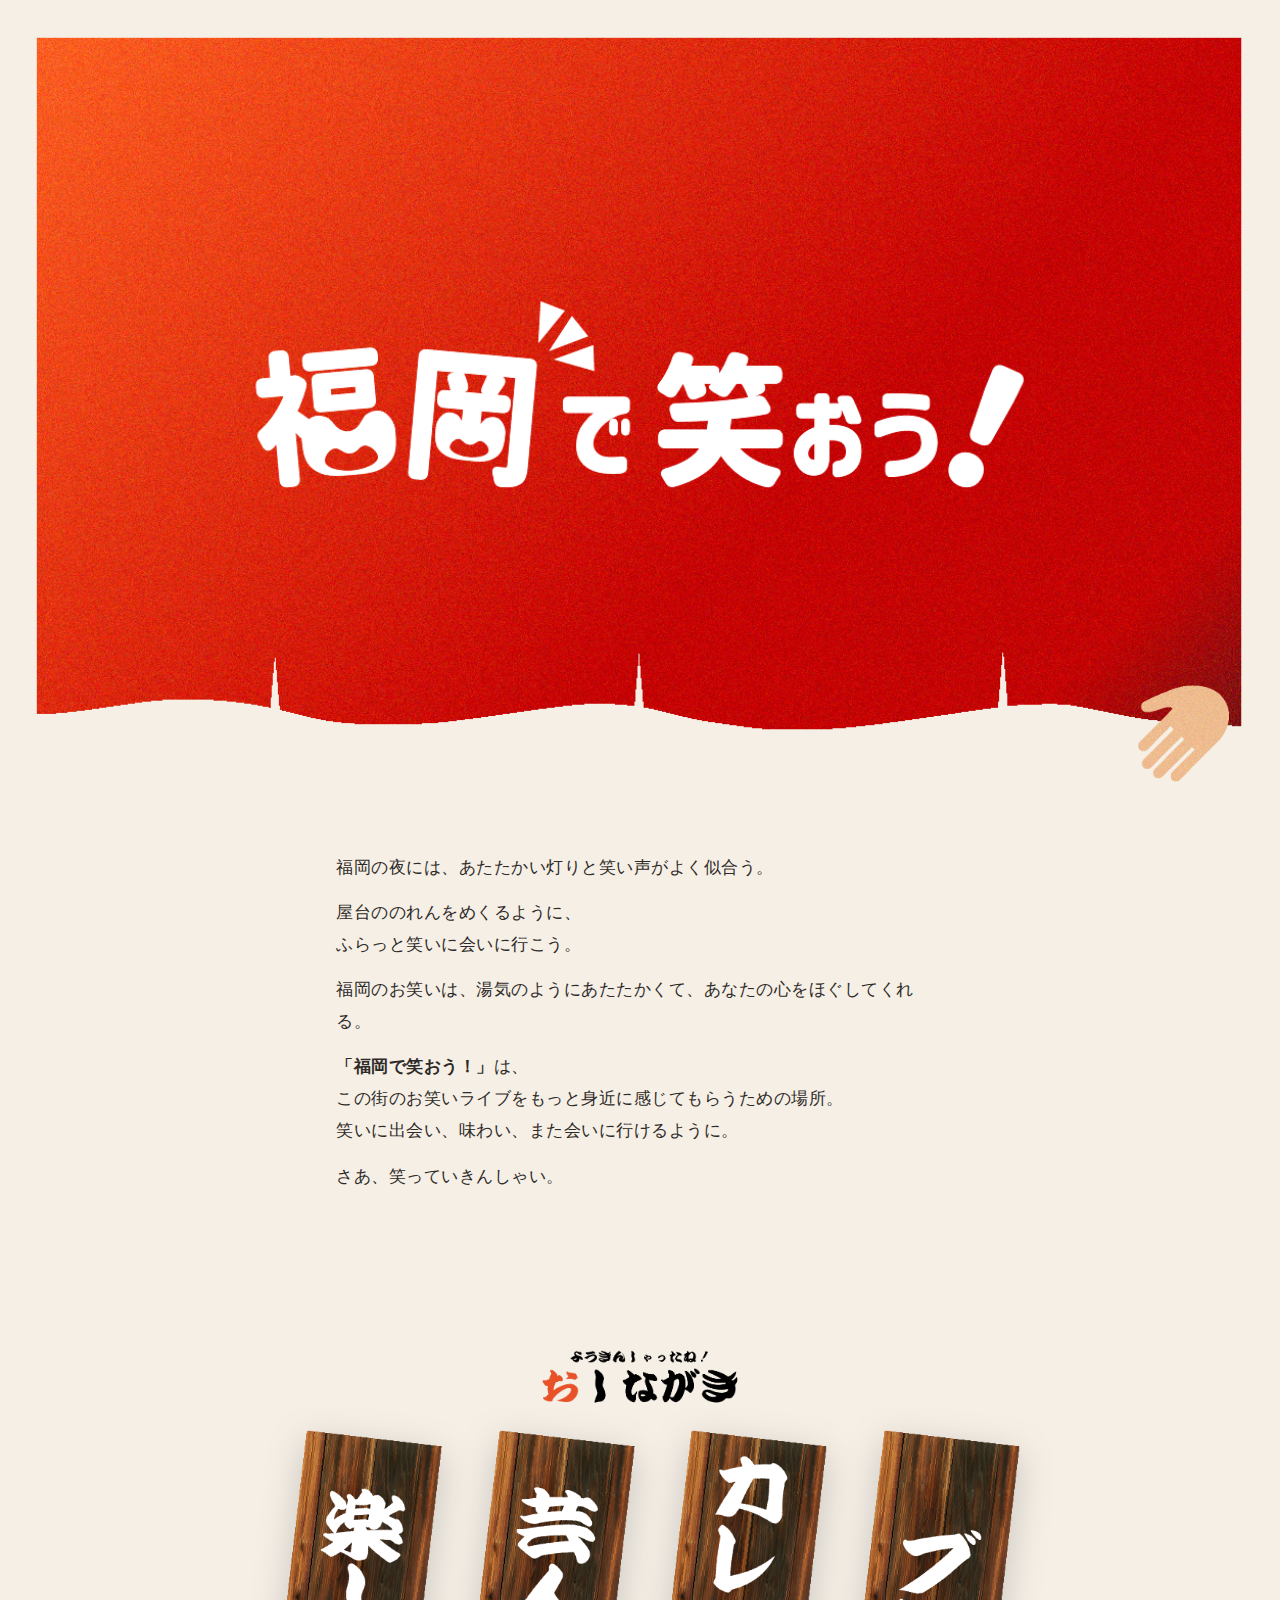
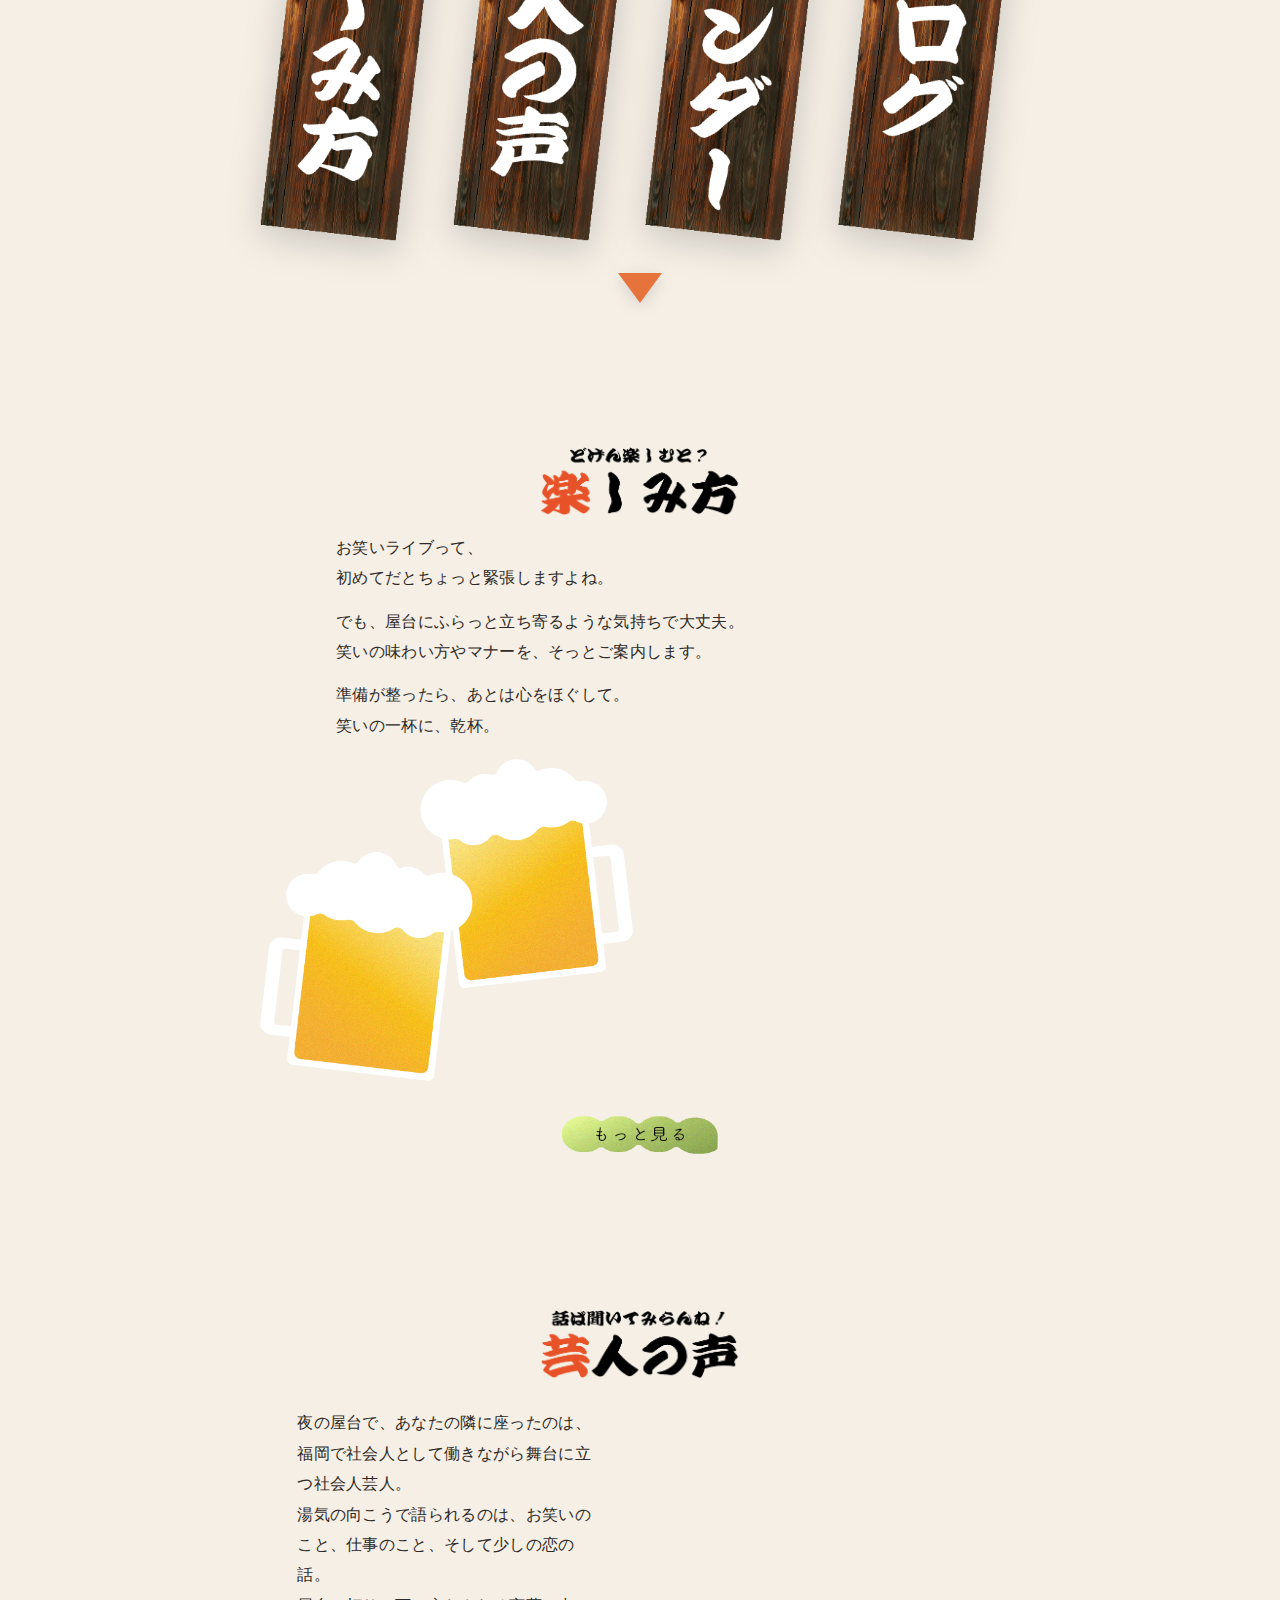
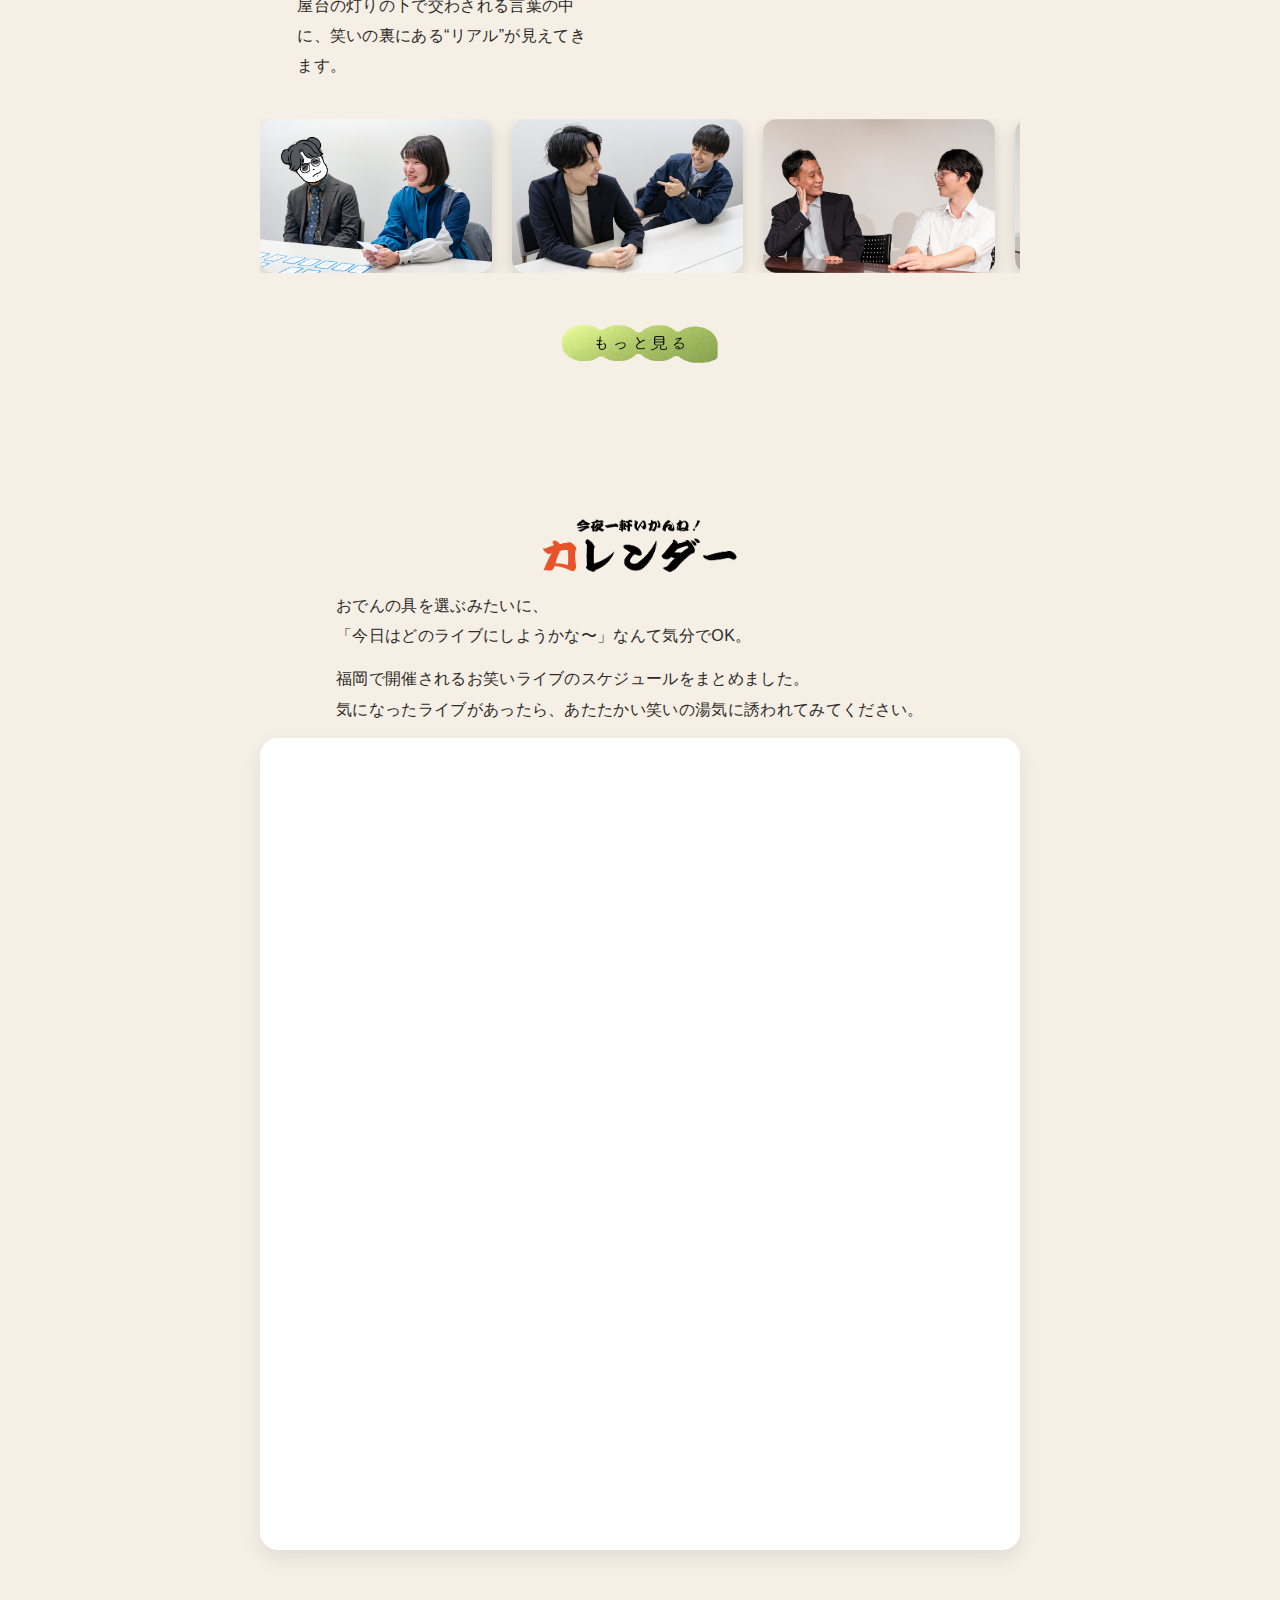
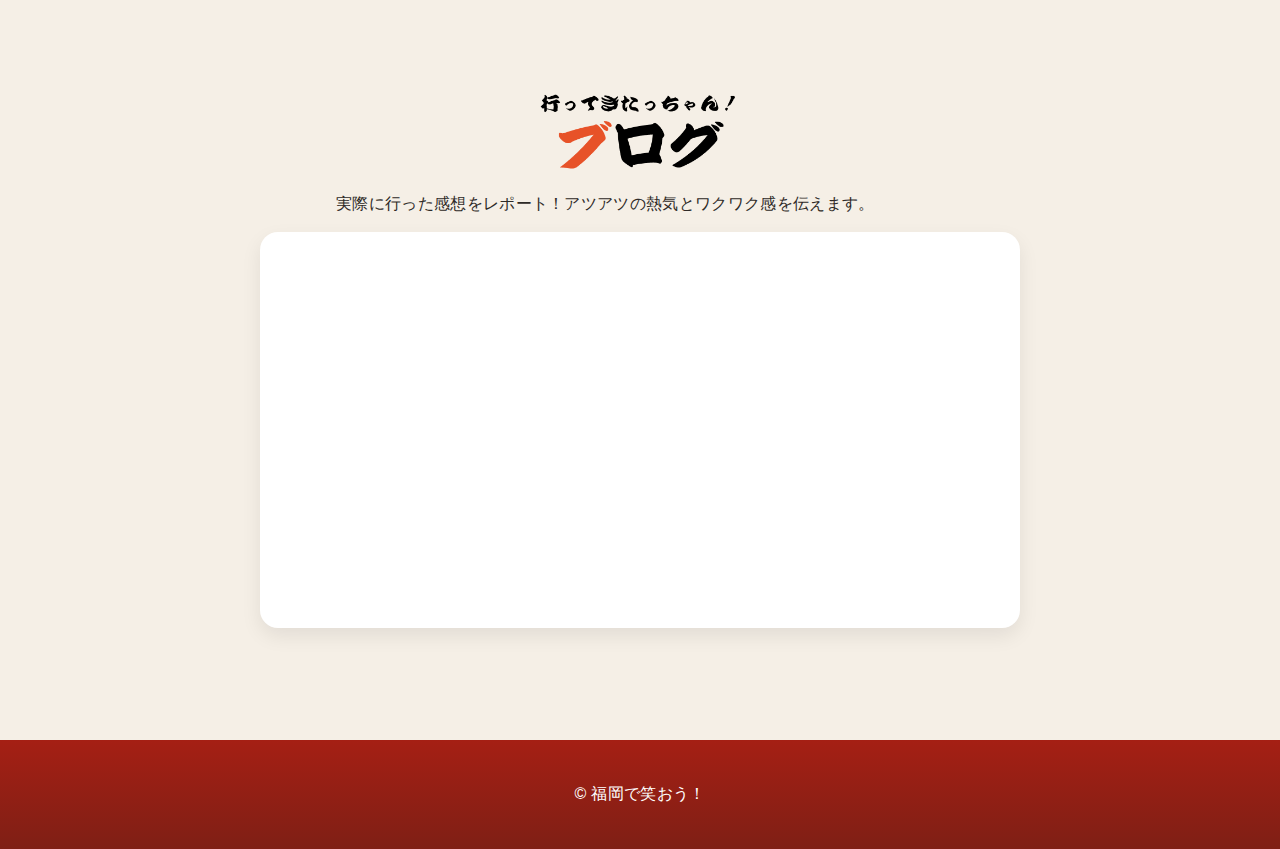
<file: index.html>
<!DOCTYPE html>
<html lang="ja">
<head>
  <meta charset="UTF-8" />
  <meta name="viewport" content="width=device-width, initial-scale=1" />
  <title>福岡で笑おう！</title>
  <link rel="stylesheet" href="style.css">
</head>
<body>

  <!-- Hero（のれんロゴ：画面横幅いっぱい） -->
  <header class="hero">
    <div class="hero__noren">
      <img src="images/logo_noren.png" alt="福岡で笑おう！ のれんロゴ" />
    </div>

<!-- 手 -->
<img class="hero__hand" src="images/hand.png" alt="手" />

  </header>

  <!-- Intro -->
  <section class="section">
    <div class="container lead prose">
      <p>福岡の夜には、あたたかい灯りと笑い声がよく似合う。
        </p>
        <p>屋台ののれんをめくるように、<br>
          ふらっと笑いに会いに行こう。</p>
          
          <p>福岡のお笑いは、湯気のようにあたたかくて、あなたの心をほぐしてくれる。</p>
          
          <p><strong>「福岡で笑おう！」</strong>は、<br>
          この街のお笑いライブをもっと身近に感じてもらうための場所。<br>
          笑いに出会い、味わい、また会いに行けるように。</p>
          
          <p>さあ、笑っていきんしゃい。</p>
          
    </div>
  </section>

  <!-- おしながき（木札：ページ内リンク） -->
  <section class="section">
    <div class="container">
      <img class="title-img" src="images/oshinagaki.png" alt="おしながき" />
      <div class="wood-grid" aria-label="手引きボタン">
        <a class="wood-link" href="#guide"><img src="images/kanban_1.png" alt="楽しみ方" /></a>
        <a class="wood-link" href="#voices"><img src="images/kanban_2.png" alt="芸人の声" /></a>
        <a class="wood-link" href="#cal"><img src="images/kanban_3.png" alt="カレンダー" /></a>
        <a class="wood-link" href="#blog"><img src="images/kanban_4.png" alt="ブログ" /></a>
      </div>
      <!-- ▼見た目だけのオレンジ三角 -->
    <div class="section-arrow" aria-hidden="true"></div>
    </div>
  </section>

  <!-- 楽しみ方 -->
  <section id="guide" class="section">
    <div class="container prose">
      <img class="title-img" src="images/howto.png" alt="どうやん楽しむと？ 楽しみ方" />
      <p>お笑いライブって、<br>
        初めてだとちょっと緊張しますよね。</p>
        
        <p>でも、屋台にふらっと立ち寄るような気持ちで大丈夫。<br>
        笑いの味わい方やマナーを、そっとご案内します。</p>
        
        <p>準備が整ったら、あとは心をほぐして。<br>
        笑いの一杯に、乾杯。</p>
        
      <div class="beer-wrap">
        

        <div class="beer-img"><img src="images/beer.png" alt="ビールイラスト" /></div>

      </div>
      <a href="howto.html" class="pill-link"><img src="images/more.png" alt="もっと見る" /></a>
    </div>
  </section>

  <!-- 芸人の声 -->
  <section id="voices" class="section">
    <div class="container prose prose">
      <img class="title-img" src="images/interview.png" alt="話ば聞いてみらんね！ 芸人の声" />

      <div class="voice">
        <p>夜の屋台で、あなたの隣に座ったのは、福岡で社会人として働きながら舞台に立つ社会人芸人。<br>
          
          湯気の向こうで語られるのは、お笑いのこと、仕事のこと、そして少しの恋の話。<br>
          
          屋台の灯りの下で交わされる言葉の中に、笑いの裏にある“リアル”が見えてきます。</p>
          
      </div>
      
      <!-- スライダー -->
    <div class="voice__slider">
      <div class="slide-track">

        <a class="slide" href="interview/patchworkpanda.html" aria-label="パッチワークパンダ">
          <img src="images/pachiwa.png" alt="パッチワークパンダ" loading="lazy">
        </a>
        <a class="slide" href="interview/michieda.html" aria-label="ミチエダ">
          <img src="images/michieda.png" alt="ミチエダ" loading="lazy">
        </a>
        <a class="slide" href="interview/jiraigentoppa.html" aria-label="地雷原突破">
          <img src="images/jiraigen.png" alt="地雷原突破" loading="lazy">
        </a>
        <a class="slide" href="interview/keisou.html" aria-label="ケイソウ">
          <img src="images/keisou.png" alt="ケイソウ" loading="lazy">
        </a>
        <a class="slide" href="interview/rhyme11go.html" aria-label="ライム11合">
          <img src="images/rhyme.png" alt="ライム11合" loading="lazy">
        </a>
        <a class="slide" href="interview/tashimasho.html" aria-label="田島将">
          <img src="images/tashima.png" alt="田島将" loading="lazy">
        </a>

        <!-- 無限ループ用 -->
        <a class="slide" href="interview/patchworkpanda.html" aria-label="パッチワークパンダ">
          <img src="images/pachiwa.png" alt="パッチワークパンダ" loading="lazy">
        </a>
        <a class="slide" href="interview/michieda.html" aria-label="ミチエダ">
          <img src="images/michieda.png" alt="ミチエダ" loading="lazy">
        </a>
        <a class="slide" href="interview/jiraigentoppa.html" aria-label="地雷原突破">
          <img src="images/jiraigen.png" alt="地雷原突破" loading="lazy">
        </a>
        <a class="slide" href="interview/keisou.html" aria-label="ケイソウ">
          <img src="images/keisou.png" alt="ケイソウ" loading="lazy">
        </a>
        <a class="slide" href="interview/rhyme11go.html" aria-label="ライム11合">
          <img src="images/rhyme.png" alt="ライム11合" loading="lazy">
        </a>
        <a class="slide" href="interview/tashimasho.html" aria-label="田島将">
          <img src="images/tashima.png" alt="田島将" loading="lazy">
        </a>

      </div>
    </div>

      <a href="interview.html" class="pill-link">
        <img src="images/more.png" alt="もっと見る">
      </a>
      
    </div>
    
  </section>

  <!-- カレンダー -->
  <section id="cal" class="section">
    <div class="container">
      <img class="title-img" src="images/calendar.png" alt="今夜一軒いかんね！ カレンダー" />
      <p>おでんの具を選ぶみたいに、<br>
        「今日はどのライブにしようかな〜」なんて気分でOK。</p>
        
        <p>福岡で開催されるお笑いライブのスケジュールをまとめました。<br>
          気になったライブがあったら、あたたかい笑いの湯気に誘われてみてください。</p>
        
      <div class="card" aria-label="カレンダー埋め込み領域">
        <iframe title="Calendar" src="https://timetreeapp.com/public_calendars/fukuokadewaraou/embed/monthly?calendar_name=true&frame_color=%23e73b3b" style="width:100%;min-height:700px;aspect-ratio:680/720;border:none"></iframe>
      </div>
    </div>
  </section>

  <!-- ブログ -->
  <section id="blog" class="section">
    <div class="container prose">
      <img class="title-img" src="images/vlog.png" alt="行ってきたっちゃん！ ブログ" />
      <p class="lead-sub">実際に行った感想をレポート！アツアツの熱気とワクワク感を伝えます。</p>
      <div class="card" aria-label="ブログカード群"></div>
    </div>
  </section>

  <footer>
    <div class="container">
      <p style="margin:0">© 福岡で笑おう！</p>
    </div>
  </footer>

  <script>
    (function(){
      const hand = document.querySelector('.hero__hand');
      if(!hand) return;
  
      const onScroll = () => {
        // 10px以上スクロールしたら回転、トップで元に戻す
        if (window.scrollY > 6) {
          hand.classList.add('is-rotated');
        } else {
          hand.classList.remove('is-rotated');
        }
      };
  
      window.addEventListener('load', onScroll, { passive: true });
      window.addEventListener('scroll', onScroll, { passive: true });
      window.addEventListener('resize', onScroll, { passive: true });
    })();
  </script>
  

</body>
</html>
</file>
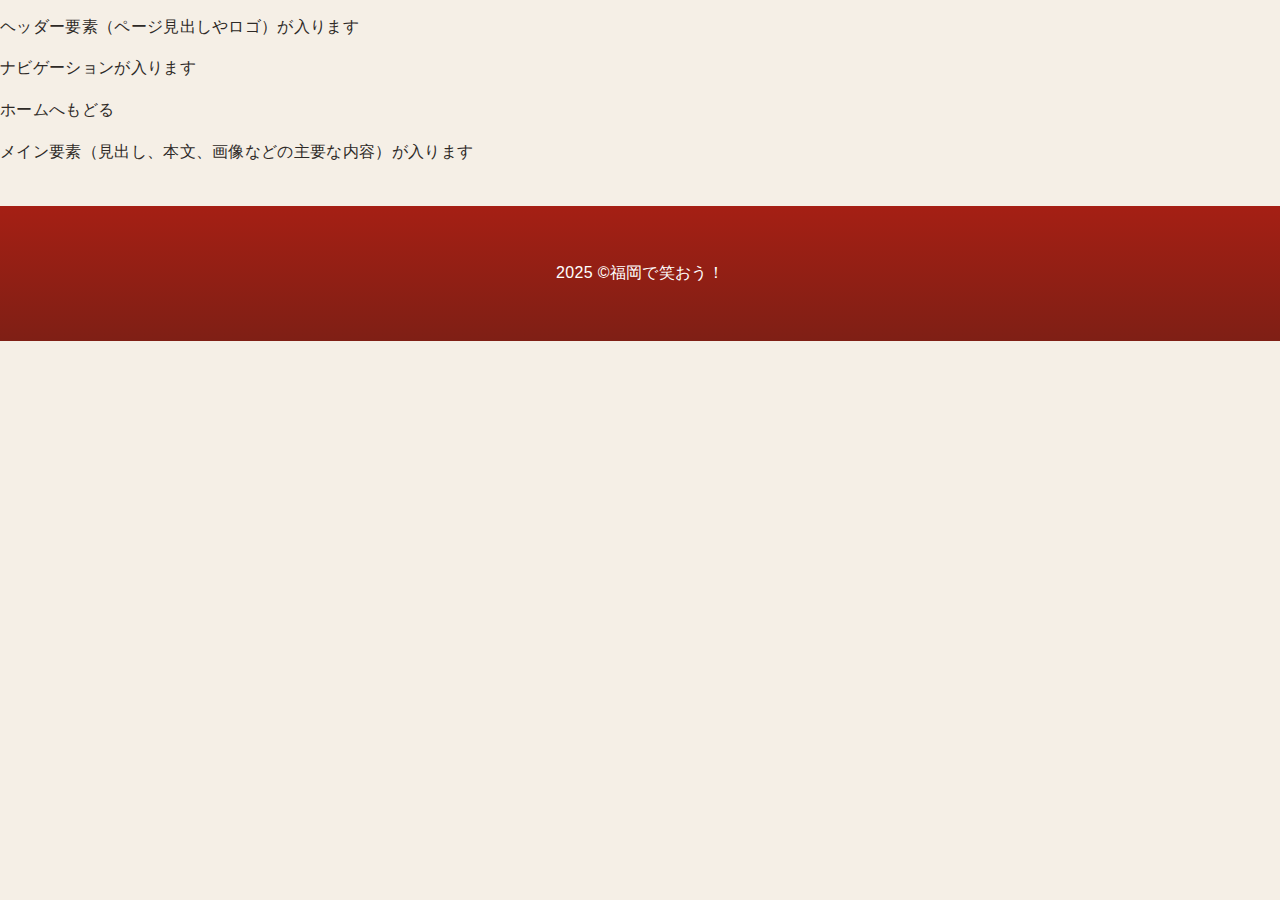
<file: howto.html>
<!DOCTYPE html>
<html lang="ja">

<head>
  <meta charset="UTF-8">
  <link rel="stylesheet" href="style.css">
  <meta name="viewport" content="width=device-width, initial-scale=1.0">
  <title>福岡で笑おう！</title>
</head>

<body>
  <div id="wrap">
    <header> 
      <p>ヘッダー要素（ページ見出しやロゴ）が入ります </p>
    </header> 
    <nav> 
      <p>ナビゲーションが入ります</p> 
      <p>
        <a href="index.html">ホームへもどる</a>
       </p>
    </nav> 
    <main> 
      <p>メイン要素（見出し、本文、画像などの主要な内容）が入ります</p>
    </main> 
    <footer> 
      <p>2025 ©︎福岡で笑おう！</p>
    </footer> 
  </div>
</body>

</html>
</file>
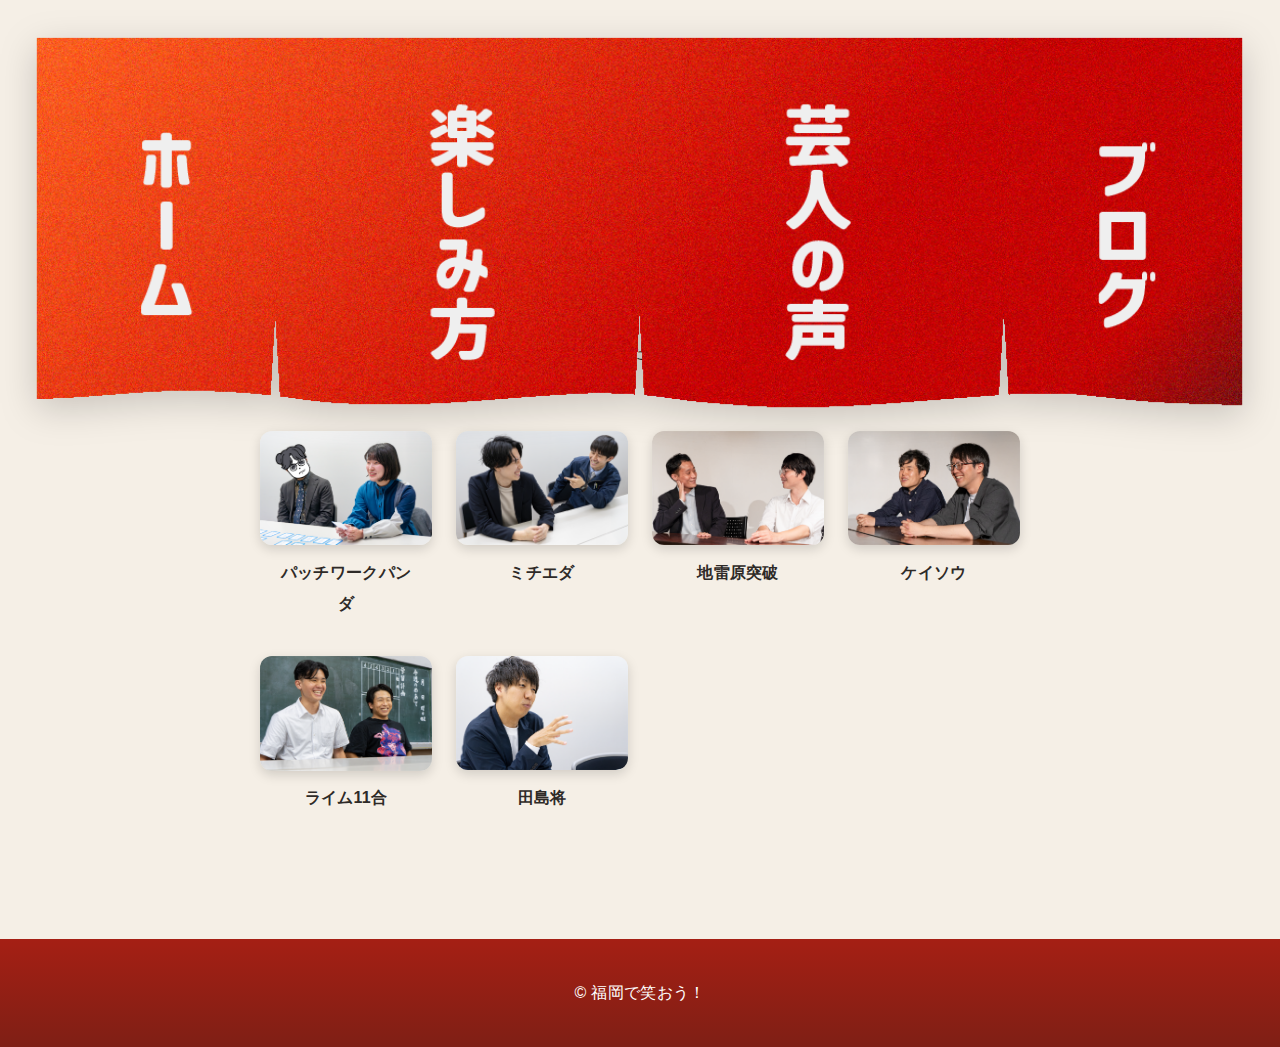
<file: interview.html>
<!DOCTYPE html>
<html lang="ja">
<head>
  <meta charset="UTF-8">
  <meta name="viewport" content="width=device-width, initial-scale=1">
  <title>芸人インタビュー一覧 | 福岡で笑おう！</title>
  <link rel="stylesheet" href="style.css">
</head>
<body class="has-fixed-menu">

  <!-- 固定メニュー -->
  <div class="fixed-menu" role="banner">
    <a href="index.html#top"><img src="images/menu.png" alt="福岡で笑おう！ メニュー"></a>
  </div>

  <main class="section">
    <div class="container">
      <img class="title-img" src="images/interview.png" alt="芸人の声 インタビュー一覧">

      <p class="lead-sub">福岡で活躍する芸人たちの声を集めました。気になる芸人をクリックしてインタビューをチェック！</p>

      <!-- 一覧グリッド -->
      <div class="interview-list">
        <a href="interview/patchworkpanda.html" class="interview-item">
          <img src="images/pachiwa.png" alt="パッチワークパンダ">
          <p>パッチワークパンダ</p>
        </a>
        <a href="interview/michieda.html" class="interview-item">
          <img src="images/michieda.png" alt="ミチエダ">
          <p>ミチエダ</p>
        </a>
        <a href="interview/jiraigentoppa.html" class="interview-item">
          <img src="images/jiraigen.png" alt="地雷原突破">
          <p>地雷原突破</p>
        </a>
        <a href="interview/keisou.html" class="interview-item">
          <img src="images/keisou.png" alt="ケイソウ">
          <p>ケイソウ</p>
        </a>
        <a href="interview/rhyme11go.html" class="interview-item">
          <img src="images/rhyme.png" alt="ライム11合">
          <p>ライム11合</p>
        </a>
        <a href="interview/tashimasho.html" class="interview-item">
          <img src="images/tashima.png" alt="田島将">
          <p>田島将</p>
        </a>
      </div>
    </div>
  </main>

  <footer>
    <div class="container">
      <p style="margin:0">© 福岡で笑おう！</p>
    </div>
  </footer>

</body>
</html>
</file>
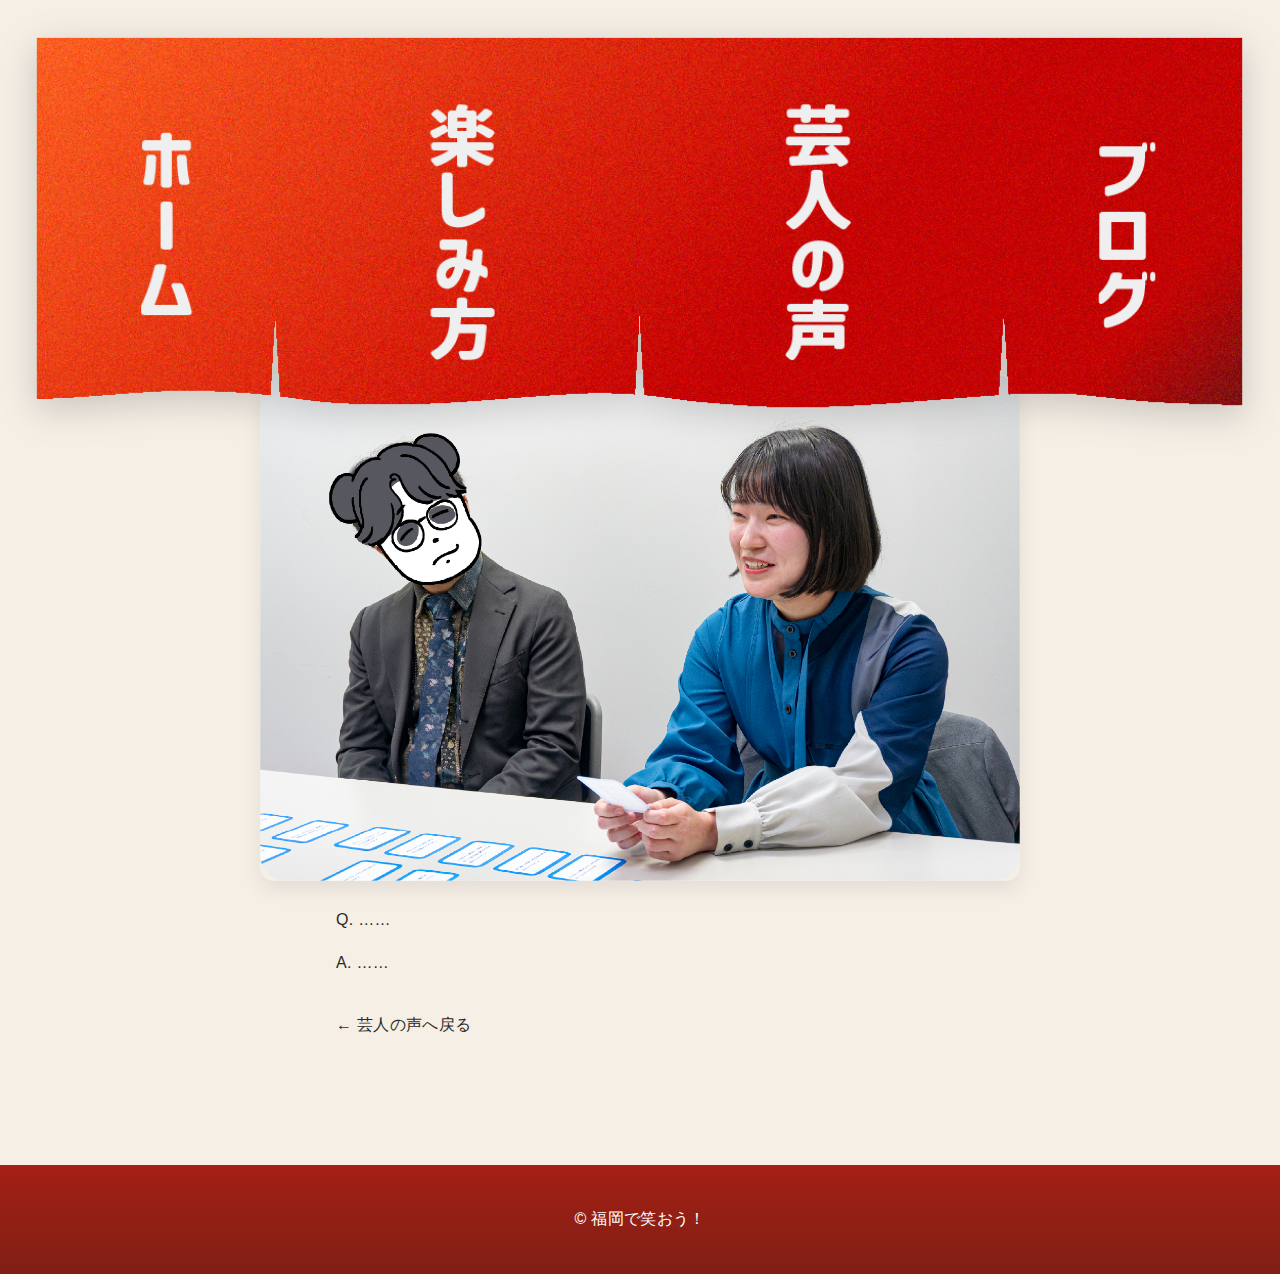
<file: patchworkpanda.html>
<!DOCTYPE html>
<html lang="ja">
<head>
  <meta charset="UTF-8">
  <meta name="viewport" content="width=device-width, initial-scale=1">
  <title>パッチワークパンダ | 福岡で笑おう！</title>
  <link rel="stylesheet" href="../style.css">
</head>
<body class="has-fixed-menu">
  <!-- サブページ用ヘッダー（固定のれんメニュー画像） -->
  <div class="fixed-menu" role="banner" aria-label="サイトメニュー">
    <a href="../index.html#top"><img src="../images/menu.png" alt="ホーム / 楽しみ方 / 芸人の声 / ブログ"></a>
    <!-- 画像の上に透明リンクを置きたい場合は .menu-link を配置（任意）
    <a class="menu-link" style="left:0%"   href="../index.html">　</a>
    <a class="menu-link" style="left:25%"  href="../index.html#guide">　</a>
    <a class="menu-link" style="left:50%"  href="../index.html#voices">　</a>
    <a class="menu-link" style="left:75%"  href="../index.html#blog">　</a>
    -->
  </div>

  <main class="section">
    <div class="container">
      <h1>パッチワークパンダ インタビュー</h1>
      <p class="lead-sub">ここに導入文。撮影日・会場・企画の狙いなど。</p>

      <!-- サムネ or KV -->
      <div class="voice__img" style="margin:16px 0 24px">
        <img src="../images/pachiwa.png" alt="パッチワークパンダ サムネ">
      </div>

      <!-- 本文（段落は好きなだけ） -->
      <p>Q. ……</p>
      <p>A. ……</p>

      <!-- 戻る / 一覧リンク -->
      <p style="margin-top:32px">
        <a href="../index.html#voices">← 芸人の声へ戻る</a>
      </p>
    </div>
  </main>

  <footer>
    <div class="container"><p style="margin:0">© 福岡で笑おう！</p></div>
  </footer>
</body>
</html>
</file>
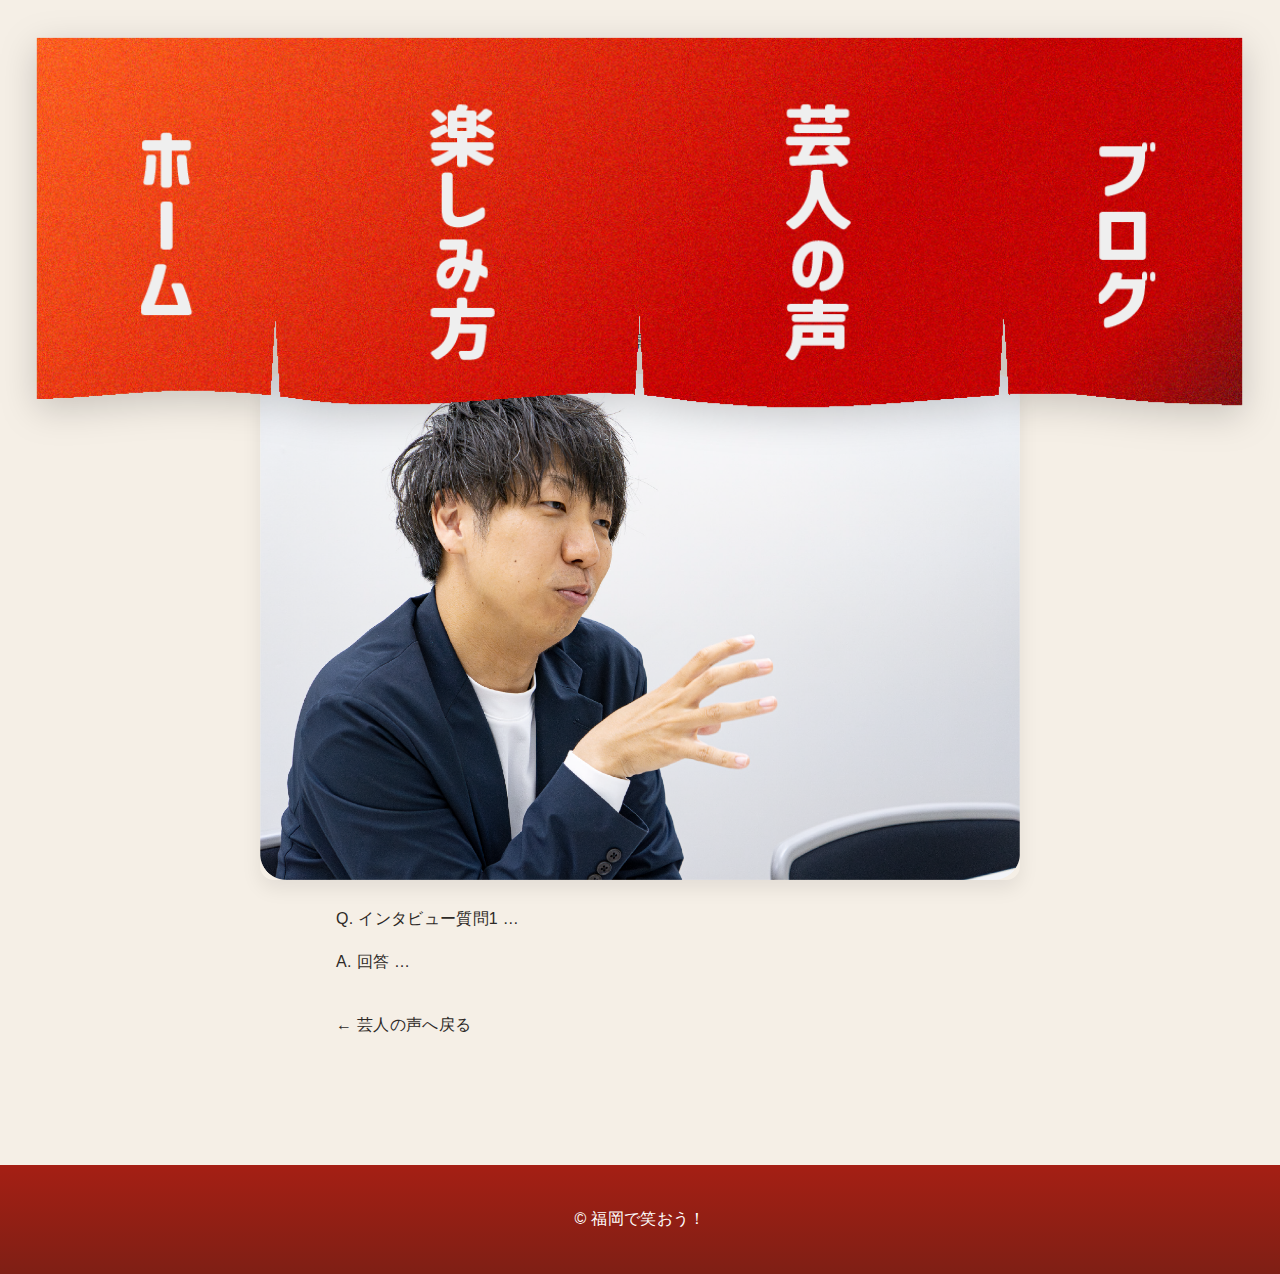
<file: tashimasho.html>
<!DOCTYPE html>
<html lang="ja">
<head>
  <meta charset="UTF-8">
  <meta name="viewport" content="width=device-width, initial-scale=1">
  <title>田島将 | 福岡で笑おう！</title>
  <link rel="stylesheet" href="../style.css">
</head>
<body class="has-fixed-menu">
  <!-- 固定メニュー -->
  <div class="fixed-menu" role="banner" aria-label="サイトメニュー">
    <a href="../index.html#top">
      <img src="../images/menu.png" alt="福岡で笑おう！ メニュー">
    </a>
  </div>

  <main class="section">
    <div class="container">
      <h1>田島将 インタビュー</h1>
      <p class="lead-sub">ここに導入文を入れます。撮影場所や背景など。</p>

      <div class="voice__img" style="margin:16px 0 24px">
        <img src="../images/tashima.png" alt="田島将 サムネ">
      </div>

      <p>Q. インタビュー質問1 …</p>
      <p>A. 回答 …</p>

      <p style="margin-top:32px">
        <a href="../index.html#voices">← 芸人の声へ戻る</a>
      </p>
    </div>
  </main>

  <footer>
    <div class="container">
      <p style="margin:0">© 福岡で笑おう！</p>
    </div>
  </footer>
</body>
</html>
</file>
<file: style.css>
/* =========================================
   福岡で笑おう！ 共通スタイル
   ========================================= */

/* ===== Theme & Base ===== */
:root{
  --red-1:#e2431f;
  --red-2:#a51f14;
  --beige:#f5efe6;
  --ink:#2e2a27;
  --shadow:0 8px 20px rgba(0,0,0,.08);
}

html { font-size: 100%; } /* 1rem = 16px */
html, body { overflow-x: hidden; }     /* フルブリードのはみ出し対策 */

body {
  margin: 0;
  font-family: -apple-system,BlinkMacSystemFont,"Segoe UI",Roboto,
    "Noto Sans JP","Hiragino Kaku Gothic ProN","Yu Gothic","YuGothic","Meiryo",sans-serif;
  color: var(--ink);
  background: var(--beige);
  font-size: 1rem;
  line-height: 1.8;
  letter-spacing: 0.02em;
  -webkit-text-size-adjust: 100%;
}

/* ===== Typography ===== */
h1 {
  font-size: clamp(1.875rem, 4.5vw, 2.25rem);
  line-height: 1.3;
  margin: 0.2em 0 0.6em;
  font-weight: 800;
}
h2 {
  font-size: clamp(1.5rem, 3.6vw, 2rem);
  line-height: 1.35;
  margin: 0.2em 0 0.8em;
  font-weight: 800;
}
h3 {
  font-size: clamp(1.125rem, 2.8vw, 1.25rem);
  line-height: 1.4;
  margin: 0.2em 0 0.6em;
  font-weight: 700;
}
p { margin: 0.8em 0; }
.small, .caption { font-size: 0.875rem; line-height: 1.7; }
.caption--xs { font-size: 0.75rem; line-height: 1.6; }
.button, .label { font-size: clamp(1rem, 2.6vw, 1.125rem); }


.lead p {
  line-height: 1.9;
  font-size: 1.05rem;
  letter-spacing: 0.03em;
}


/* ===== 本文の横幅を画面サイズに応じて可変 ===== */
.section p,
.lead p,
.lead-sub,
.voice__note {
  width: 80%;               /* ← 画面幅の80%（左右10%ずつ余白） */
  max-width: 720px;         /* ← 画面が広いときは最大720pxまで */
  margin-left: auto;        /* ← 中央寄せ */
  margin-right: auto;
  line-height: 1.9;         /* ← 読みやすい行間 */
}



@media (min-width: 840px){
  h1 { font-size: clamp(2rem, 2.8vw, 2.5rem); }
  h2 { font-size: clamp(1.6rem, 2.2vw, 2.125rem); }
}

/* ===== Layout ===== */
img{max-width:100%; height:auto; display:block}
a{color:inherit; text-decoration:none}
/* width　数値を下げると余白が広くなる　margin-inline: auto; 左右中央寄せにする*/
.container{width:min(88vw,760px); margin-inline:auto}
.section{padding:clamp(36px,6vw,72px) 0}


/* ===== Hero（トップののれんをフルブリード） ===== */
.hero{ position: relative; }
.hero__noren{
  position: relative;
  z-index: 1;
  /* 親の余白を無視して画面幅に“はみ出す”テクニック */
  left: 50%; right: 50%;
  margin-left: -50vw; margin-right: -50vw;
  width: 100vw;
  padding: 0;
}
.hero__noren img{
  width: 100%;
  height: auto;
  margin: 0;
  border-radius: 0;
  box-shadow: none;
}


/* 手の位置・サイズ・回転アニメ設定 */
.hero__hand{
  position: absolute;
  z-index: 3;                         /* のれんより前面 */
  right: clamp(12px, 4vw, 36px);      /* 右からの距離（好みで調整） */
  bottom: clamp(-30px, -20vw, -15px); /* 下に少し食い込ませて重ねる */
  width: clamp(80px, 18vw, 120px);    /* 画像サイズ（可変） */
  height: auto;
  pointer-events: none;

  transform: rotate(0deg);
  transform-origin: 70% 30%;          /* 回転の支点（手首寄り） */
  transition: transform .45s ease;
}

/* スクロール時に90度回転 */
.hero__hand.is-rotated{
  transform: rotate(90deg);
}

@media (prefers-reduced-motion: reduce){
  .hero__hand{ transition:none; }
}

/* ===== 固定メニュー（サブページ用運用。indexは使わない） ===== */
.fixed-menu{ position:fixed; top:0; left:0; right:0; z-index:50; text-align:center; }
.fixed-menu img{ width:100vw; margin:0; display:block; filter:drop-shadow(0 10px 18px rgba(0,0,0,.18)); }
/* サブページの <body> に has-fixed-menu を付けたときだけ余白を与える */
body.has-fixed-menu { padding-top: 150px; }
@media (min-width:840px){ body.has-fixed-menu { padding-top: 180px; } }

/* ===== 見出し画像（左右に余白） ===== */
.title-img {
  display: block;
  margin: 0 auto 1rem;        /* 完全中央寄せ＆下に少し余白 */
  width: 50%;                 /* 画面幅の% */
  max-width: 200px;           /* 最大幅 */
  padding: 0;                 /* 左右の余白を消して真ん中寄せ */
}


/* ===== 木札リンク（画像の傾きを尊重） ===== */
.wood-grid{
  display:grid; grid-template-columns:repeat(4,1fr);
  gap:10px; margin:24px 0;
}
.wood-link{
  display:block;
  filter:drop-shadow(0 10px 18px rgba(0,0,0,.18));
  transition:transform .2s;
}
.wood-link:hover{ transform: translateY(-2px); }

/* ===== スムーススクロール ===== */
html{ scroll-behavior: smooth; }

/* オレンジの三角（見た目のみ） */
.section-arrow {
  width: 0;
  height: 0;
  margin: clamp(16px, 4vw, 28px) auto 0; /* 中央寄せ */
  border-left: 18px solid transparent;
  border-right: 18px solid transparent;
  border-top: 26px solid #e6733b; /* 三角の色（お好みで変更OK） */
  filter: drop-shadow(0 4px 8px rgba(0,0,0,0.12));
}

/* PCで少し大きくする */
@media (min-width: 840px) {
  .section-arrow {
    border-left-width: 22px;
    border-right-width: 22px;
    border-top-width: 30px;
    margin-top: 32px;
  }
}


/* ===== 楽しみ方（ビール） ===== */
.beer-wrap{display:grid; gap:14px; margin:18px 0}
.beer-card{ background:#fff; border-radius:18px; padding:14px; box-shadow:var(--shadow); }
.beer-img{border-radius:14px; overflow:hidden}
.bullets{list-style:'・ '; margin:12px 0 0; padding-left:.6rem}
.bullets li{margin:.45rem 0; font-weight:600}

/* ===== もっと見る（枝豆ボタン） ===== */
.pill-link img {
  width: 180px;   /* ← ここでサイズ変更 */
  height: auto;   /* ← 縦横比を自動維持 */
  margin: 20px auto 0; /* ← 上下の余白（中央寄せ） */
  display: block; /* ← 中央寄せに必要 */
}


/* ===== 芸人の声 ===== */
.voice{display:grid; gap:16px; align-items:center}
.voice__img{border-radius:14px; overflow:hidden; box-shadow:var(--shadow)}
.voice__note{font-size:.95rem}

/* ===== 芸人の声スライダー ===== */
.voice__slider {
  position: relative;
  overflow: hidden;
  width: 100%;
  margin: 24px 0 40px;
}

.voice__slider .slide-track {
  display: flex;
  gap: 20px;
  width: calc(250px * 12); /* スライドを繰り返す想定で広めに */
  animation: scrollSlider 40s linear infinite;
}

.voice__slider img {
  width: 250px;
  height: auto;
  border-radius: 14px;
  box-shadow: 0 6px 16px rgba(0, 0, 0, 0.15);
  transition: transform .3s ease;
}

.voice__slider img:hover {
  transform: scale(1.05);
}

/* 横に自動で流れるアニメーション */
@keyframes scrollSlider {
  0%   { transform: translateX(0); }
  100% { transform: translateX(-50%); }
}

/* スマホ調整 */
@media (max-width: 600px) {
  .voice__slider img {
    width: 180px;
  }
  .voice__slider .slide-track {
    gap: 14px;
    animation-duration: 35s;
  }
}

/* ===== インタビュー一覧 ===== */
.interview-list {
  display: grid;
  grid-template-columns: repeat(auto-fit, minmax(160px, 1fr));
  gap: 24px;
  margin-top: 32px;
}

.interview-item {
  text-align: center;
  text-decoration: none;
  color: var(--ink);
  transition: transform .2s ease, box-shadow .2s ease;
}

.interview-item img {
  width: 100%;
  border-radius: 12px;
  box-shadow: 0 4px 12px rgba(0,0,0,0.15);
  margin-bottom: 8px;
}

.interview-item p {
  font-weight: 600;
  font-size: 1rem;
}

.interview-item:hover {
  transform: translateY(-4px);
  box-shadow: 0 6px 16px rgba(0,0,0,0.2);
}



/* ===== 白カード ===== */
.card{ background:#fff; border-radius:18px; padding:18px; box-shadow:var(--shadow); min-height:220px; }

/* ===== Footer ===== */
footer{
  color:#fff; background:linear-gradient(180deg,var(--red-2),#7f1f15);
  padding:40px 0; margin-top:40px; text-align:center;
}

/* PC調整 */
@media (min-width:840px){
  .beer-wrap{grid-template-columns:1fr 1fr}
  .voice{grid-template-columns:1fr 1fr}
  .card{min-height:360px}
}

/* スマホ時：本文の文字を少しだけ小さく */
@media (max-width: 600px){
  /* 読み物っぽい本文だけを対象にする */
  .prose p,
  .prose .lead-sub,
  .section.prose p,
  .section .prose p {
    font-size: 0.95rem;   /* お好みで 0.92rem〜0.98rem に調整可 */
    line-height: 1.95;    /* 行間は気持ち広めに */
  }
}
</file>
